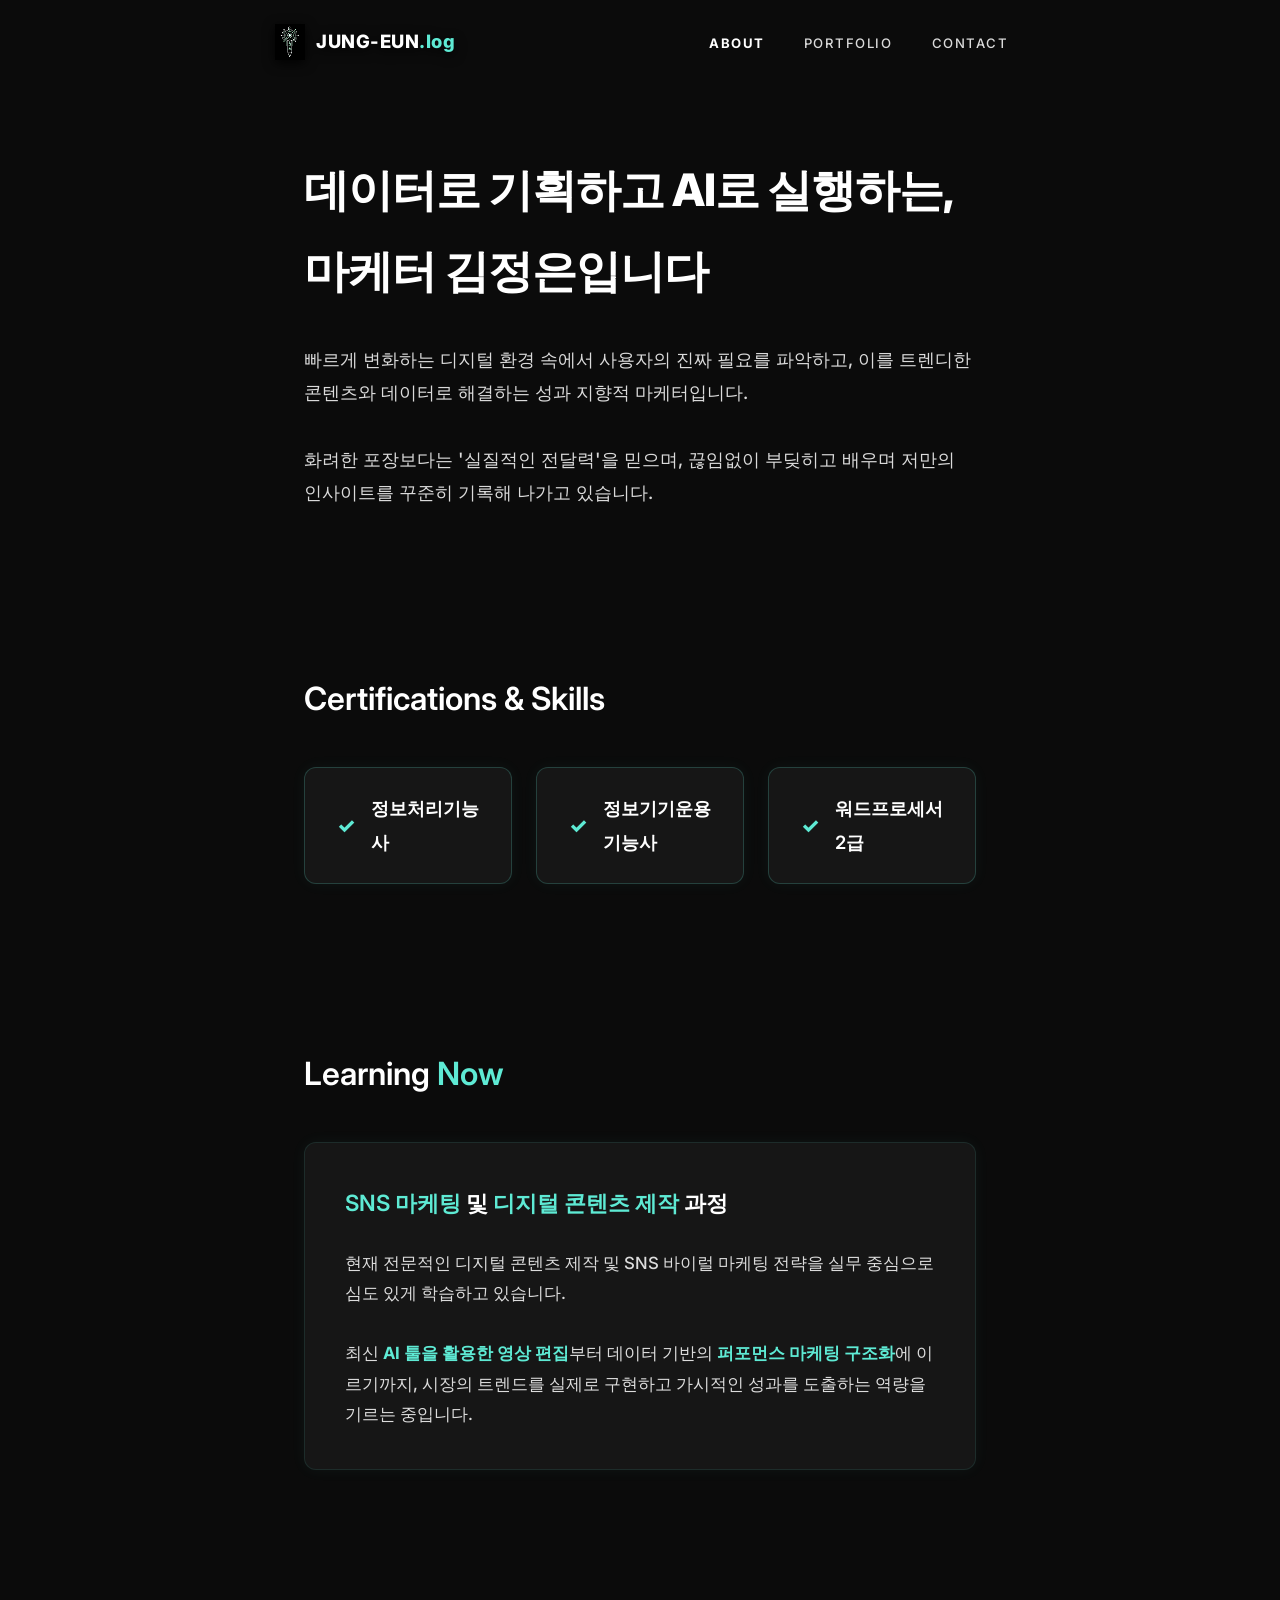
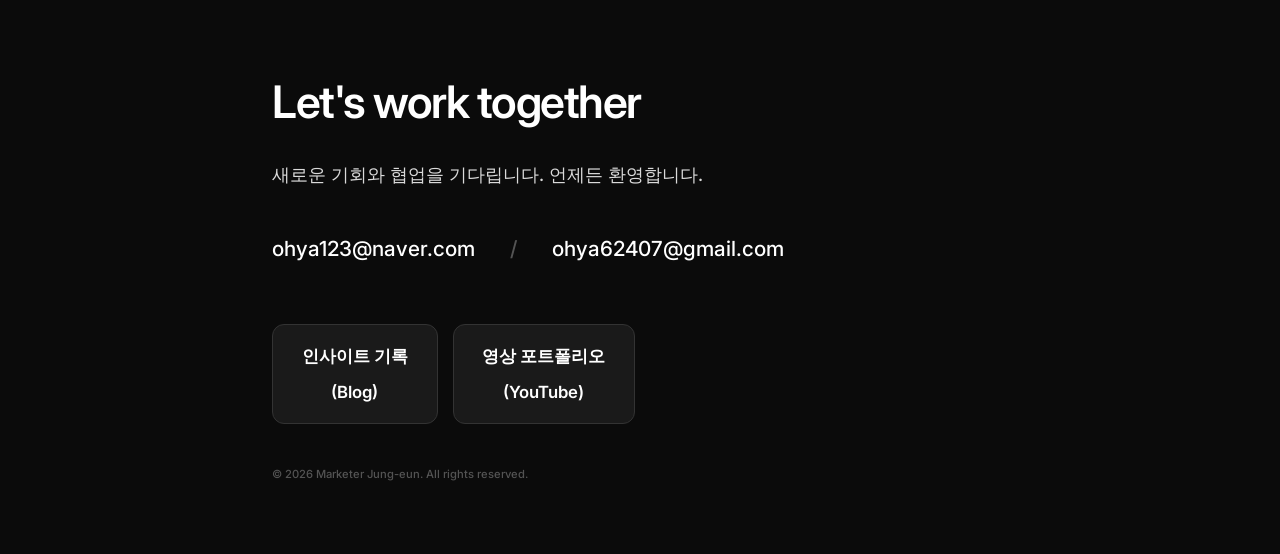
<file: about.html>
<!DOCTYPE html>
<html lang="ko">
<head>
    <meta charset="UTF-8">
    <meta name="viewport" content="width=device-width, initial-scale=1.0">
    <title>About | Marketing Expert</title>
    <meta name="description" content="마케터 김정은 소개 및 역량">
    <link href="https://fonts.googleapis.com/css2?family=Inter:wght@300;400;500;600;700&display=swap" rel="stylesheet">
    <link rel="stylesheet" href="style.css">
</head>
<body>
    <header class="navbar fade-in">
        <div class="nav-container">
            <a href="index.html" class="logo">
                <img src="logo.png" alt="Jung-Eun Logo" class="logo-icon">
                <span class="logo-text">JUNG-EUN<span class="log-highlight">.log</span></span>
            </a>
            <nav class="nav-links">
                <a href="about.html" style="color: var(--text-primary); font-weight: 700;">About</a>
                <a href="index.html#selected-portfolio">Portfolio</a>
                <a href="index.html#contact">Contact</a>
            </nav>
        </div>
    </header>

    <main style="padding-top: 150px; min-height: 80vh;">
        <!-- 상단: 소개 -->
        <section class="about-hero fade-in delay-1" style="max-width: 800px; margin: 0 auto; padding: 0 2rem 5rem;">
            <h1 class="title" style="font-size: 2.8rem; font-weight: 800; margin-bottom: 2rem; color: #ffffff; letter-spacing: -1px;">데이터로 기획하고 AI로 실행하는,<br>마케터 김정은입니다</h1>
            <p class="description" style="font-size: 1.15rem; color: var(--text-secondary); line-height: 1.8;">
                빠르게 변화하는 디지털 환경 속에서 사용자의 진짜 필요를 파악하고, 이를 트렌디한 콘텐츠와 데이터로 해결하는 성과 지향적 마케터입니다.<br><br>
                화려한 포장보다는 '실질적인 전달력'을 믿으며, 끊임없이 부딪히고 배우며 저만의 인사이트를 꾸준히 기록해 나가고 있습니다.
            </p>
        </section>

        <!-- 중간: 이력 및 스킬 -->
        <section class="about-skills fade-in delay-2" style="max-width: 800px; margin: 0 auto; padding: 5rem 2rem; border-top: 1px solid var(--border-color);">
            <h2 class="section-title" style="font-size: 2rem; font-weight: 600; margin-bottom: 2.5rem; color: #ffffff;">Certifications & Skills</h2>
            <ul style="list-style: none; padding: 0; display: grid; grid-template-columns: repeat(auto-fit, minmax(200px, 1fr)); gap: 1.5rem;">
                <li class="cert-card glow" style="padding: 1.5rem 2rem; background-color: var(--card-bg); border: 1px solid rgba(94, 234, 212, 0.2); border-radius: 12px; display: flex; align-items: center; justify-content: center; gap: 1rem; font-size: 1.15rem; color: var(--text-primary); transition: all 0.3s ease; box-shadow: 0 0 15px rgba(94, 234, 212, 0.05); font-weight: 600;">
                    <span style="color: #5eead4; font-weight: 800; font-size: 1.3rem;">✓</span> 정보처리기능사
                </li>
                <li class="cert-card glow" style="padding: 1.5rem 2rem; background-color: var(--card-bg); border: 1px solid rgba(94, 234, 212, 0.2); border-radius: 12px; display: flex; align-items: center; justify-content: center; gap: 1rem; font-size: 1.15rem; color: var(--text-primary); transition: all 0.3s ease; box-shadow: 0 0 15px rgba(94, 234, 212, 0.05); font-weight: 600;">
                    <span style="color: #5eead4; font-weight: 800; font-size: 1.3rem;">✓</span> 정보기기운용기능사
                </li>
                <li class="cert-card glow" style="padding: 1.5rem 2rem; background-color: var(--card-bg); border: 1px solid rgba(94, 234, 212, 0.2); border-radius: 12px; display: flex; align-items: center; justify-content: center; gap: 1rem; font-size: 1.15rem; color: var(--text-primary); transition: all 0.3s ease; box-shadow: 0 0 15px rgba(94, 234, 212, 0.05); font-weight: 600;">
                    <span style="color: #5eead4; font-weight: 800; font-size: 1.3rem;">✓</span> 워드프로세서 2급
                </li>
            </ul>
        </section>

        <!-- 하단: 현재 진행 중인 학습 -->
        <section class="about-learning fade-in delay-3" style="max-width: 800px; margin: 0 auto; padding: 5rem 2rem; border-top: 1px solid var(--border-color);">
            <h2 class="section-title" style="font-size: 2rem; font-weight: 600; margin-bottom: 2.5rem; color: #ffffff;">Learning <span style="color: #5eead4;">Now</span></h2>
            <div style="padding: 2.5rem; background-color: var(--card-bg); border: 1px solid rgba(94, 234, 212, 0.1); border-radius: 12px; box-shadow: 0 0 15px rgba(94, 234, 212, 0.05);">
                <h3 style="font-size: 1.4rem; font-weight: 600; margin-bottom: 1.5rem; color: var(--text-primary);"><span style="color: #5eead4;">SNS 마케팅</span> 및 <span style="color: #5eead4;">디지털 콘텐츠 제작</span> 과정</h3>
                <p style="color: var(--text-secondary); line-height: 1.8; font-size: 1.05rem;">
                    현재 전문적인 디지털 콘텐츠 제작 및 SNS 바이럴 마케팅 전략을 실무 중심으로 심도 있게 학습하고 있습니다. <br><br>최신 <strong style="color: #5eead4;">AI 툴을 활용한 영상 편집</strong>부터 데이터 기반의 <strong style="color: #5eead4;">퍼포먼스 마케팅 구조화</strong>에 이르기까지, 시장의 트렌드를 실제로 구현하고 가시적인 성과를 도출하는 역량을 기르는 중입니다.
                </p>
            </div>
        </section>
    </main>

    <footer id="contact" class="footer fade-in delay-3" style="margin-top: 2rem;">
        <div class="contact-content">
            <h2>Let's work together</h2>
            <p class="contact-desc">새로운 기회와 협업을 기다립니다. 언제든 환영합니다.</p>
            <div class="email-list">
                <a href="mailto:ohya123@naver.com" class="email-link">ohya123@naver.com</a>
                <span class="email-separator">/</span>
                <a href="mailto:ohya62407@gmail.com" class="email-link">ohya62407@gmail.com</a>
            </div>
            <div class="contact-links">
                <a href="https://blog.naver.com/jinny1004mom" target="_blank" class="btn">
                    <span>인사이트 기록</span>
                    <span class="btn-subtext">(Blog)</span>
                </a>
                <a href="https://www.youtube.com/watch?v=dLqYDV6BTFc" target="_blank" class="btn">
                    <span>영상 포트폴리오</span>
                    <span class="btn-subtext">(YouTube)</span>
                </a>
            </div>
        </div>
        <p class="copyright">&copy; 2026 Marketer Jung-eun. All rights reserved.</p>
    </footer>

    <script src="script.js"></script>
</body>
</html>
</file>
<file: style.css>
/* Base & Reset */
* {
    margin: 0;
    padding: 0;
    box-sizing: border-box;
}

:root {
    /* Sleek minimal dark mode */
    --bg-color: #0b0b0b; /* 배경 명도를 조금 더 어둡게 눌러 가독성 향상 */
    --text-primary: #ffffff; /* 완전히 쨍한 Pure White */
    --text-secondary: rgba(255, 255, 255, 0.85); /* 보조 텍스트도 밝게 */
    --accent: #ffffff;
    --card-bg: #161616; /* 조금 더 밝게 조정 */
    --border-color: transparent; /* 테두리 제거를 위해 투명하게 변경 */
}

html {
    scroll-behavior: smooth;
    scroll-padding-top: 80px !important;
}

body {
    background-color: var(--bg-color);
    color: var(--text-primary);
    font-family: 'Inter', sans-serif;
    font-weight: 500; /* 전체 텍스트 두께를 Medium 급으로 강화 */
    font-size: 17px; /* 본문 기본 크기 확대 */
    line-height: 1.8; /* 어두운 배경에서 읽기 편하도록 줄간격을 1.8배로 확장 */
    -webkit-font-smoothing: antialiased;
    overflow-x: hidden;
}

/* Navbar */
.navbar {
    position: fixed;
    top: 0;
    width: 100%;
    background-color: transparent;
    border-bottom: 1px solid transparent;
    transition: background-color 0.4s ease, border-color 0.4s ease, backdrop-filter 0.4s ease, -webkit-backdrop-filter 0.4s ease;
    z-index: 1000;
}

.navbar.scrolled {
    background-color: rgba(15, 15, 15, 0.85);
    backdrop-filter: blur(12px);
    -webkit-backdrop-filter: blur(12px);
    border-bottom: 1px solid rgba(255, 255, 255, 0.05); /* 얇은 선 처리 */
}

.nav-container {
    max-width: 800px;
    margin: 0 auto;
    padding: 1.5rem 2rem;
    display: flex;
    justify-content: space-between;
    align-items: center;
}

.logo {
    display: flex;
    align-items: center;
    gap: 0.5rem;
    text-decoration: none;
    font-family: 'Inter', sans-serif;
    filter: drop-shadow(0px 3px 6px rgba(0, 0, 0, 0.9)); /* 동적인 보케 영상에서 로고 띄우기 */
}

.logo-icon {
    width: 36px;
    height: 36px;
    object-fit: contain;
    mix-blend-mode: screen;
    filter: brightness(1.3) contrast(1.3);
}

.logo-text {
    font-weight: 800; /* Extra-bold로 강화 */
    font-size: 1.15rem;
    letter-spacing: 0.5px;
    color: var(--text-primary);
}

.log-highlight {
    font-weight: 800;
    color: #5eead4; /* 더 명확한 민트 컬러 적용 */
}

.nav-links a {
    text-decoration: none;
    color: var(--text-secondary);
    margin-left: 2.2rem;
    font-size: 0.82rem;
    letter-spacing: 1.5px; /* 글자 간격 넓혀서 고급스럽게 */
    text-transform: uppercase;
    transition: color 0.3s ease;
}

.nav-links a:hover {
    color: var(--accent);
}

/* Layout */
main {
    max-width: 800px;
    margin: 0 auto;
    padding: 0 2rem;
}

/* Hero Section */
.hero {
    position: relative;
    min-height: 100vh;
    display: flex;
    flex-direction: column;
    justify-content: center;
    padding-top: 80px;
    overflow: hidden;
}

.hero-video {
    position: absolute;
    top: 0;
    left: 0;
    width: 100%;
    height: 100%;
    object-fit: cover;
    z-index: -2;
}

.hero-overlay {
    position: absolute;
    top: 0;
    left: 0;
    width: 100%;
    height: 100%;
    background: rgba(0, 0, 0, 0.2);
    z-index: -1;
}

.hero-container {
    position: relative;
    z-index: 1;
    width: 100%;
    max-width: 1200px;
    margin: 0 auto;
    padding: 0 2rem;
    display: flex;
    flex-direction: row;
    align-items: flex-start;
    gap: 3rem;
}

.profile-pic-container {
    flex-shrink: 0;
    margin-top: 25px;
    margin-left: 4rem;
}

.profile-placeholder {
    width: 120px;
    height: 120px;
    border-radius: 50%;
    background-color: var(--card-bg);
    background-image: url('profile.png');
    background-size: cover;
    background-position: center;
    transition: transform 0.4s ease;
}

.profile-placeholder:hover {
    transform: scale(1.03);
    border-color: var(--text-secondary);
}

.hero-content .title {
    font-size: 2.8rem;
    font-weight: 600;
    line-height: 1.4; /* 줄간격 확장 */
    margin-bottom: 1.2rem;
    letter-spacing: -1.5px;
}

.hero-content .description {
    font-size: 1.22rem;
    color: var(--text-secondary);
    margin-bottom: 2rem;
    width: 100%;
    max-width: 760px;
}

.skills {
    display: flex;
    flex-wrap: wrap;
    gap: 0.8rem;
}

.skill-tag {
    background-color: var(--card-bg);
    color: var(--text-secondary);
    padding: 0.5rem 1.2rem;
    border-radius: 30px;
    font-size: 0.85rem;
    transition: all 0.3s ease;
}

.skill-tag:hover {
    color: var(--bg-color);
    background-color: var(--accent);
    border-color: var(--accent);
}

.scroll-down {
    position: absolute;
    bottom: 40px;
    left: 50%;
    transform: translateX(-50%);
    color: var(--text-primary);
    animation: bounce 2.5s infinite;
    z-index: 10;
    transition: color 0.3s ease;
}

.scroll-down:hover {
    color: var(--text-secondary);
}

@keyframes bounce {
    0%, 20%, 50%, 80%, 100% {
        transform: translateY(0) translateX(-50%);
    }
    40% {
        transform: translateY(-15px) translateX(-50%);
    }
    60% {
        transform: translateY(-7px) translateX(-50%);
    }
}

/* PROFILE Section */
#profile {
    padding: 80px 0 0 !important;
    min-height: 100vh !important;
    margin-bottom: 150px !important;
    display: flex;
    flex-direction: column;
    justify-content: space-between !important; /* 콘텐츠 중앙, 화살표 하단 고정 */
    scroll-margin-top: 100px;
}

/* 프로필 콘텐츠 래퍼: 렬 햤 1 차지 + 수직 중앙 정렬 */
.profile-content-wrapper {
    flex: 1;
    display: flex;
    flex-direction: column;
    justify-content: center; /* 렬헬 1 가진 공간 안에서 수직 중앙 */
    padding: 20px 0;
}

/* 스크롤 힌트 화살표 — 프로필 콘텐츠 하단, 섹션 최하단 고정 */
.profile-scroll-hint {
    display: flex;
    flex-direction: column;
    align-items: center;
    gap: 6px;
    padding-bottom: 48px;
    padding-top: 16px;
    animation: hint-bounce 2s infinite;
    cursor: default;
    user-select: none;
}

.profile-scroll-label {
    font-size: 0.8rem;
    font-weight: 400;
    letter-spacing: 0.5px;
    color: rgba(255, 255, 255, 0.4);
    text-align: center;
    line-height: 1.5;
}

.profile-scroll-hint svg {
    color: rgba(255, 255, 255, 0.3);
    transition: color 0.3s ease;
}

.profile-scroll-hint:hover svg {
    color: rgba(255, 255, 255, 0.7);
}

.profile-scroll-hint:hover .profile-scroll-label {
    color: rgba(255, 255, 255, 0.6);
}

@keyframes hint-bounce {
    0%, 100% { transform: translateY(0); opacity: 0.6; }
    50% { transform: translateY(6px); opacity: 1; }
}

/* PORTFOLIO Section */
#portfolio {
    padding: 100px 0 0 !important;
    border-top: 1px solid var(--border-color);
    scroll-margin-top: 100px;
}

/* PROFILE & PORTFOLIO 타이틀 — 완전 동일 스타일 적용 */
#profile h2,
#portfolio h2 {
    font-size: 2.2rem !important;
    font-weight: 600 !important;
    margin-bottom: 2.5rem !important;
    text-align: left !important;
    letter-spacing: -1px !important;
    color: #ffffff !important;
    padding-left: 0 !important;
    margin-left: 0 !important;
}

/* 3 Column Journey Grid Layout */
.journey-3col-grid {
    display: grid;
    grid-template-columns: 1fr 1fr 1.2fr;
    gap: 2rem;
    align-items: stretch;
}

.journey-col {
    display: flex;
    flex-direction: column;
}

.cert-card.glow:hover, .focus-box.glow:hover {
    transform: translateY(-4px);
    background-color: #222222 !important;
    box-shadow: 0 0 25px rgba(0, 255, 204, 0.15) !important;
}

@media (max-width: 900px) {
    .journey-3col-grid {
        grid-template-columns: 1fr;
        gap: 3rem;
    }
}


.selected-grid {
    display: grid;
    grid-template-columns: repeat(4, 1fr);
    gap: 1.5rem; /* 늘어난 열 수에 맞춰 간격 약간 조정 (1.8rem -> 1.5rem) */
    margin-bottom: 2rem;
}

.card-category {
    display: inline-block;
    color: #00FFCC; /* 로고 민트색과 통일 */
    font-size: 0.75rem; /* 제목보다 작게 조절 */
    font-weight: 600;
    margin-bottom: 0.4rem;
    letter-spacing: 0.5px;
}

.selected-video {
    background-color: var(--card-bg);
    border-radius: 16px;
    overflow: hidden;
    display: flex;
    box-shadow: 0 10px 30px rgba(0, 0, 0, 0.5);
    transition: transform 0.4s ease;
}

.selected-video:hover {
    transform: translateY(-8px);
    border-color: var(--text-secondary);
}

.selected-video iframe {
    width: 100%;
    aspect-ratio: 16 / 9;
    border: none;
}

.selected-blog-card {
    background-color: var(--card-bg);
    border-radius: 16px;
    padding: 2.5rem;
    display: flex;
    flex-direction: column;
    justify-content: center;
    text-decoration: none;
    box-shadow: 0 10px 30px rgba(0, 0, 0, 0.5);
    transition: transform 0.4s ease, box-shadow 0.4s ease;
}

.selected-blog-card:hover {
    transform: translateY(-8px);
    border-color: var(--accent);
    box-shadow: 0 15px 40px rgba(255, 255, 255, 0.05);
}

.blog-icon {
    width: 55px;
    height: 55px;
    background-color: #03c75a; 
    color: #fff;
    border-radius: 12px;
    display: flex;
    align-items: center;
    justify-content: center;
    font-size: 1.8rem;
    font-weight: 800;
    margin-bottom: 1.5rem;
    box-shadow: 0 4px 15px rgba(3, 199, 90, 0.3);
}

.blog-info h3 {
    color: var(--text-primary);
    font-size: 1.4rem;
    font-weight: 600;
    margin-bottom: 1rem;
    letter-spacing: -0.5px;
}

.blog-info p {
    color: var(--text-secondary);
    font-size: 1.05rem;
    margin-bottom: 2rem;
    line-height: 1.6;
}

.read-more {
    color: var(--text-primary);
    font-size: 0.95rem;
    font-weight: 600;
}

/* Portfolio Section */
.portfolio {
    padding: 90px 0;
}

.portfolio h2 {
    font-size: 2.2rem;
    font-weight: 600;
    margin-bottom: 2.5rem;
    letter-spacing: -1px;
}

.portfolio-grid {
    display: grid;
    grid-template-columns: repeat(auto-fill, minmax(260px, 1fr));
    gap: 1.8rem;
}

.card {
    background-color: var(--card-bg);
    padding: 1.6rem 1.4rem;
    border-radius: 16px;
    transition: transform 0.4s ease;
    display: flex;
    flex-direction: column;
}

.card:hover {
    transform: translateY(-8px);
    border-color: var(--text-secondary);
}

.card h3 {
    margin-bottom: 0.8rem;
    font-size: 1.15rem;
    font-weight: 600;
    letter-spacing: -0.8px; /* 자간을 더 좁혀서 가독성 향상 */
    line-height: 1.25; /* 줄 간격 최적화 */
    word-break: keep-all; /* 단어 단위 줄바꿈 강제 */
    text-align: left; /* 좌측 정렬 명시 */
}

.card p {
    color: var(--text-secondary);
    font-size: 0.88rem; /* 줄바꿈 어색하지 않도록 폰트 약간 줄임 */
    margin-bottom: 1.5rem; /* 버튼과의 여백 최소화 */
    flex-grow: 1;
    line-height: 1.5;
}

.card .btn {
    text-decoration: none;
    color: var(--bg-color);
    background-color: var(--text-primary);
    padding: 0.7rem 1rem;
    border-radius: 12px; /* 12px로 통일 */
    text-align: center;
    font-size: 0.9rem;
    font-weight: 600;
    transition: opacity 0.3s ease;
    width: 100%; /* 버튼 크기 통일 */
    box-sizing: border-box;
    margin-top: auto; /* 하단 100% 정렬 보장 */
}

.card .btn:hover {
    opacity: 0.8;
}

.strategy-card, 
.longform-card, 
.shorts-card, 
.blog-card {
    background-size: cover;
    background-position: center;
    background-repeat: no-repeat;
}

.strategy-card {
    background-image: linear-gradient(to bottom, rgba(0, 0, 0, 0.7) 0%, rgba(10, 10, 10, 0.98) 100%), url('strategy_bg.png'); /* 오버레이 더 진하게 */
}

.longform-card {
    background-image: linear-gradient(to bottom, rgba(0, 0, 0, 0.7) 0%, rgba(10, 10, 10, 0.98) 100%), url('캡처2.png');
}

.shorts-card {
    background-image: linear-gradient(to bottom, rgba(0, 0, 0, 0.7) 0%, rgba(10, 10, 10, 0.98) 100%), url('캡처3.png');
}

.blog-card {
    background-image: linear-gradient(to bottom, rgba(0, 0, 0, 0.7) 0%, rgba(10, 10, 10, 0.98) 100%), url('캡처1.png'); /* 주의: 실제 확장자가 png입니다 */
}

.card .btn-group {
    display: flex;
    gap: 0.6rem;
    align-self: flex-start;
    flex-wrap: wrap;
    width: 100%;
}

.card .btn-group.two-col {
    display: grid;
    grid-template-columns: 1fr 1fr;
    gap: 0.6rem;
    align-self: stretch; /* 카드 가로 폭에 맞춤 */
}

.card .btn-group.vertical {
    display: flex;
    flex-direction: column;
    gap: 0.6rem;
    width: 100%;
}

.card .btn-group.vertical .btn {
    width: 100%;
    box-sizing: border-box;
}

.card .btn.btn-small {
    padding: 0.6rem 0.5rem;
    font-size: 0.85rem;
    width: 100%;
    box-sizing: border-box;
}

/* Workflow Section */
.workflow {
    margin: 5rem auto 2rem;
    padding: 4rem 2rem 0;
}

.workflow-grid {
    display: flex;
    justify-content: center;
    align-items: stretch; /* 박스 높이 동일하게 고정 */
    gap: 1.5rem;
}

.step-card {
    background-color: var(--card-bg);
    padding: 2.5rem 2rem;
    border-radius: 12px;
    flex: 1; /* equal width */
    min-width: 200px;
    position: relative;
    transition: transform 0.3s ease;
}

.step-card:hover {
    transform: translateY(-5px);
}

.step-number {
    font-size: 2.5rem;
    font-weight: 700;
    color: var(--accent); /* 눈에 띄는 포인트 컬러 */
    opacity: 0.9;
    margin-bottom: 1rem;
    font-family: 'Inter', sans-serif;
    letter-spacing: -2px;
}

.step-title {
    font-size: 1.25rem;
    font-weight: 600;
    margin-bottom: 1rem;
    color: var(--text-primary);
}

.ai-tool {
    color: var(--accent);
    font-weight: 400;
    font-size: 1rem;
    margin-left: 0.3rem;
}

.step-desc {
    color: var(--text-secondary);
    font-size: 0.95rem;
    line-height: 1.6;
}

.step-arrow {
    font-size: 2.2rem;
    color: var(--accent);
    font-weight: 700;
    opacity: 0.9;
}

@media (max-width: 850px) {
    .workflow-grid {
        flex-direction: column;
    }
    .step-arrow {
        transform: rotate(90deg); /* 모바일에서는 화살표가 아래를 향하게 변경 */
        margin: 1rem 0;
    }
}

/* Footer Section */
.footer {
    max-width: 800px;
    margin: 0 auto;
    padding: 80px 2rem 40px; /* 상단 여백 소폭 축소 및 하단 여백 최적화 */
    display: flex;
    flex-direction: column;
}

.contact-content {
    display: flex;
    flex-direction: column;
    align-items: flex-start;
    width: 100%;
}

.footer h2 {
    font-size: 2.8rem;
    font-weight: 600;
    margin-bottom: 1rem;
    letter-spacing: -1.5px;
    color: var(--accent);
}

.contact-desc {
    color: var(--text-secondary);
    font-size: 1.1rem;
    margin-bottom: 2.5rem;
}

.email-list {
    display: flex;
    align-items: center;
    flex-wrap: wrap;
    gap: 1rem;
    margin-bottom: 3.5rem;
}

.email-link {
    font-size: 1.3rem;
    color: var(--text-primary);
    text-decoration: none;
    font-weight: 500;
    transition: opacity 0.3s ease;
}

.email-link:hover {
    opacity: 0.6;
}

.email-separator {
    color: rgba(255, 255, 255, 0.3); /* 더 은은한 회색으로 변경 */
    font-size: 1.3rem;
    margin: 0 1.2rem; /* 슬래시 좌우 간격 확장 */
}

.contact-links {
    display: flex;
    flex-wrap: wrap;
    gap: 15px; /* 버튼 사이 간격 */
    margin-bottom: 40px; /* 버튼과 Copyright 사이 간격 */
}

.contact-links .btn {
    text-decoration: none; /* 밑줄 제거 */
    color: #FFFFFF !important;
    background-color: #1a1a1a; /* 어두운 그레이 배경 */
    border: 1px solid #333; /* 얇고 은은한 테두리 */
    padding: 1rem 1.8rem;
    border-radius: 12px;
    font-size: 1.05rem;
    font-weight: 600;
    text-align: center;
    white-space: nowrap;
    transition: all 0.3s ease;
    display: flex;
    flex-direction: column;
    align-items: center;
    justify-content: center;
    gap: 0.35rem;
}

.contact-links .btn:hover {
    color: #00FFCC !important; /* 호버 시 민트색 */
    border-color: #00FFCC; /* 테두리 민트색 */
    transform: translateY(-4px);
    background-color: #222222;
}

.contact-links .btn:hover .btn-subtext {
    opacity: 0.9;
}

/* AI Tool Stack Tags (Compact) */
.ai-tool-stack {
    margin-top: 1.5rem; /* 여백 축소 */
}

.ai-tag-group {
    display: flex;
    flex-wrap: wrap;
    gap: 0.5rem; /* 간격 더 축소 */
    margin-top: 0.8rem; /* 상단 여백 축소 */
}

.ai-tag {
    display: inline-block;
    background-color: #333333 !important; /* 배경색 강제 적용 */
    color: #ffffff !important;
    padding: 6px 14px;
    border-radius: 20px;
    font-size: 0.8rem;
    font-weight: 500;
    transition: all 0.3s ease;
    border: none;
    white-space: nowrap;
    margin-bottom: 2px;
}

.ai-tag:hover {
    background-color: rgba(255, 255, 255, 0.1);
    color: #ffffff;
    transform: translateY(-2px);
}

.copyright {
    color: var(--text-secondary);
    font-size: 0.7rem;
    opacity: 0.35;
    width: 100%;
    text-align: left;
    padding-bottom: 30px; /* 사이트 하단 끝 여백 축소 */
}

/* Animations */
.fade-in {
    opacity: 0;
    transform: translateY(20px);
    transition: opacity 0.8s cubic-bezier(0.16, 1, 0.3, 1), transform 0.8s cubic-bezier(0.16, 1, 0.3, 1);
}

.fade-in.visible {
    opacity: 1;
    transform: translateY(0);
}

.delay-1 {
    transition-delay: 0.1s;
}

.delay-2 {
    transition-delay: 0.2s;
}

.delay-3 {
    transition-delay: 0.3s;
}

/* Responsive */
@media (max-width: 850px) {
    .selected-grid {
        grid-template-columns: repeat(auto-fill, minmax(240px, 1fr));
    }
}

@media (max-width: 600px) {
    .nav-container {
        padding: 1.2rem;
    }
    .hero-container {
        flex-direction: column;
    }
}
</file>
